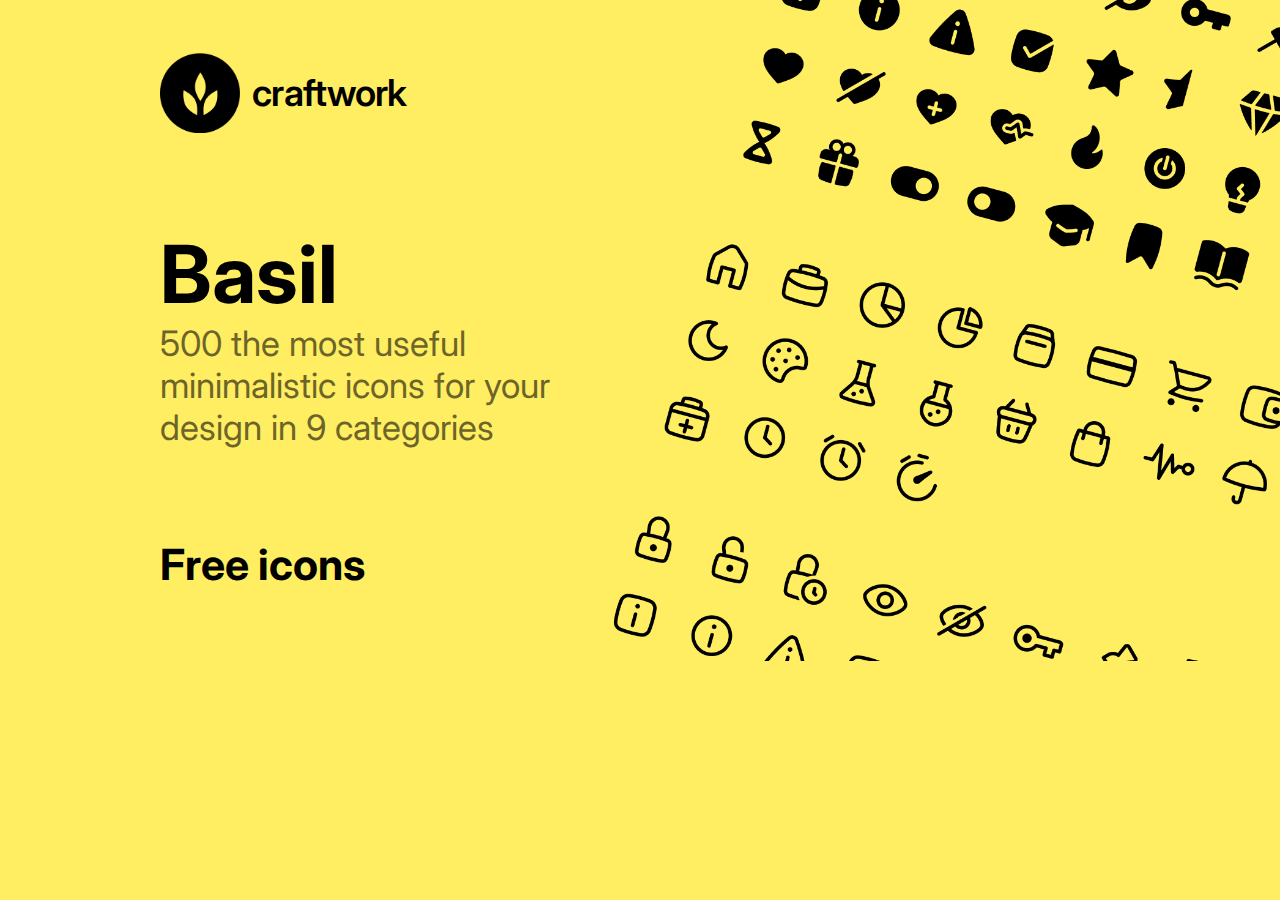
<file: basil_icon/index.html>
<!DOCTYPE html>
<html lang="pt-br">

<head>
    <meta charset="UTF-8">
    <meta name="viewport" content="width=device-width, initial-scale=1.0">
    <title>Landing Page</title>
    <link rel="stylesheet" href="style.css">
    <link rel="stylesheet" href="media.css">
</head>

<body>
    <img id="papel-de-parede" src="imagens/Group 82.png" alt="">
    <header>
        <img width="80px" src="imagens/Group 72.png" alt="">
        <h4 style="margin: 12px;">craftwork</h4>
    </header>

    <main>
        <h1>Basil</h1>
        <p>500 the most useful<br> minimalistic
            icons for your<br> design in 9
            categories</p>
    </main>

    <footer>
        <h3>Free icons</h3>
    </footer>
</body>

</html>
</file>
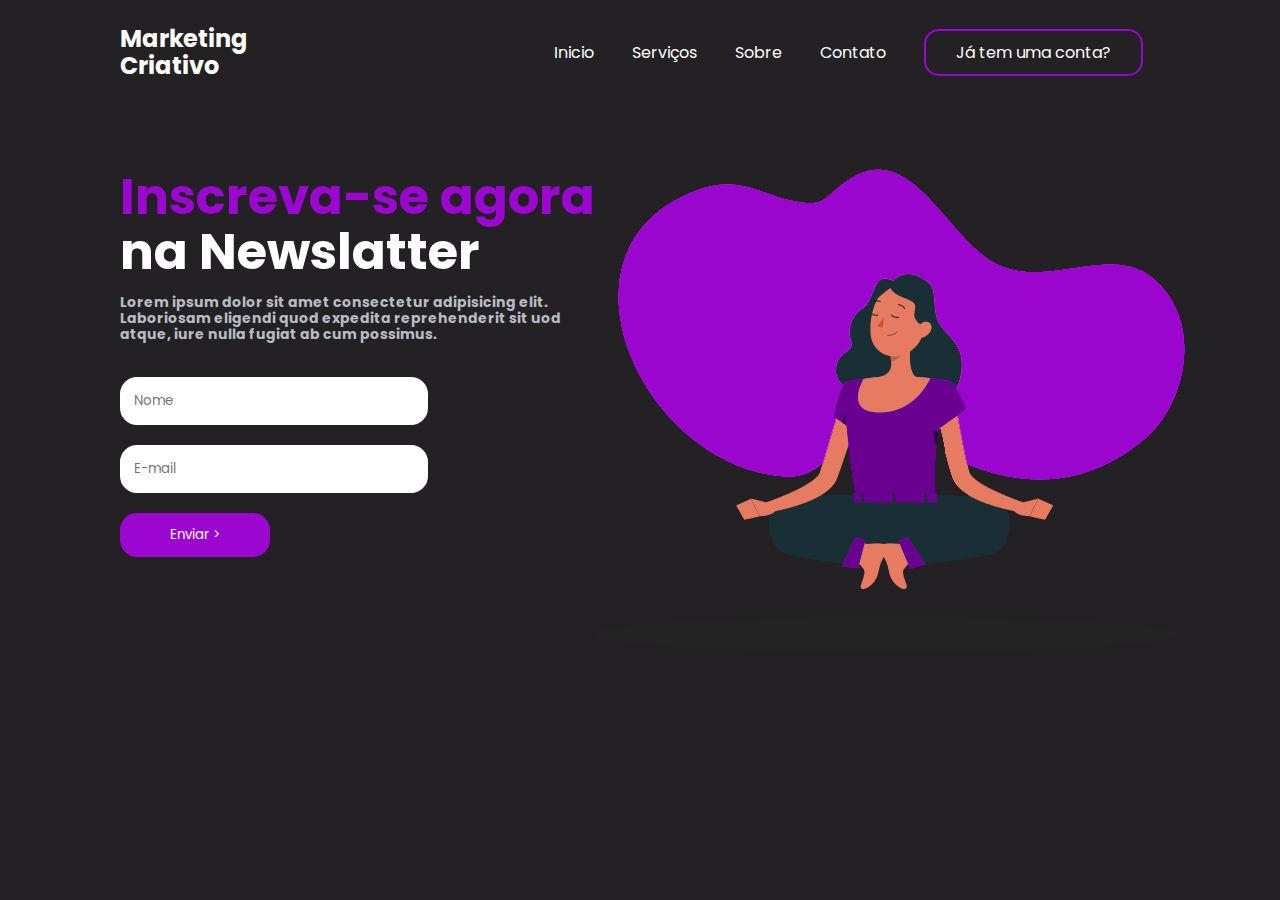
<file: marketing_criativo/index.html>
<!DOCTYPE html>
<html lang="pt-br">
<head>
    <meta charset="UTF-8">
    <meta name="viewport" content="width=device-width, initial-scale=1.0">
    <title>Marketing Criativo</title>
    <link rel="stylesheet" href="style.css">
    <link rel="stylesheet" href="media.css">
</head>
<body>
    <header>
        <h2>Marketing <br> Criativo</h2>
        <ul>
            <li><a href="">Inicio</a></li>
            <li><a href="">Serviços</a></li>
            <li><a href="">Sobre</a></li>
            <li><a href="">Contato</a></li>
            <li><a id="botao" href="">Já tem uma conta?</a></li>
        </ul>
    </header>

    <main>
        <div id="principal">
            <div>
                <h1 style="color: #9b06d0">
                    Inscreva-se agora <br>
                    <span style="color: white;">na Newslatter </span
                </h1>
                <p>
                    Lorem ipsum dolor sit amet consectetur adipisicing elit.<br> 
                    Laboriosam eligendi quod expedita reprehenderit sit uod<br> 
                    atque, iure nulla fugiat ab cum possimus.
                </p>

                
                <form>
                    <input type="text" placeholder="Nome"> 
                    <input type="email" placeholder="E-mail"> 
                    <input id="enviar" type="submit" value="Enviar >">
                </form>
                

            </div>
            
            <div>
                <img src="77d0a7c454e658833800528e748edbe9.png" alt="">
            </div>

        </div>


    </main>
</body>
</html>
</file>
<file: basil_icon/style.css>
@import url('https://fonts.googleapis.com/css2?family=Inter:wght@600&display=swap');


*{
    padding: 0;
    margin: 0;
    font-family: 'Inter', sans-serif;
    font-size: 80px;
}

/* Tirando o scroll da pag*/
html,body {
    height: 100%;
    overflow: hidden;
    background: #FFEE62;
}

header{
    display: flex;
    align-items: center;
    margin: 50px 160px;
    padding: 0px auto;
}

main{
    display: flex;
    flex-direction: column;
    margin: 90px 160px;
}

footer{
    margin: 90px 160px;
}

/* SEPARANDO */
h4{
    font-style: normal;
    font-weight: 600;
    font-size: 37px;
    line-height: 61px;
    letter-spacing: -0.02em;
}

h3{
    font-size: 43px;
}

p{
    color: #6c6429;
    font-size: 35px;
}

/* Id personalizado para a imagem */
#papel-de-parede{
    position: absolute;
    right: 0;
    width: 720px;
}
</file>
<file: basil_icon/media.css>
@media screen and (max-width: 1150px){
    #papel-de-parede{
        display: none;
    }
    html,body {
        overflow: auto;

    }
}
</file>
<file: marketing_criativo/style.css>
@import url('https://fonts.googleapis.com/css2?family=Inter&family=Poppins:wght@500&display=swap');

*{
    padding: 0;
    margin: 0;
    color: white;
    font-family: 'Poppins', sans-serif;
}

/* --- HEADER --- */
header{
    display: flex;
    align-items: center;
    justify-content: space-between;
    margin: 25px 120px;
    margin-bottom: 90px;
    flex-wrap: wrap;
}

li{
    display: inline-block;
}

a{
    text-decoration: none;
    margin: 17px;
}

a:hover{
    color: #9b06d0;
}

#botao{
    border: 2px solid #9b06d0;
    border-radius: 15px;
    padding: 10px 30px;
}


#botao:hover{
    background: #9b06d0;
    color: white;
}



/* --- MAIN --- */
body{
    background: #232123;
}


#principal{
    display: flex;
    margin-left: 120px;
}

form{
    display: flex;
    flex-direction: column;
    margin-top: 35px;
    gap: 20px;
}

p{
    font-size: 14px;
    line-height: 16px;
    color: #b8bcc3;
    margin: 15px 0px;
}

h1{
    font-size: 50px;
    line-height: 55px;
}

h2{
    line-height: 27px;
}

img{
   width: 100%;
}


input{
    border: 2px solid white;
    color: #232123;
    border-radius: 17px;
    padding: 12px;
    width: 280px;
}

#enviar{
    width: 150px;
    border: 0px;
    background: #9b06d0;
    color: white;
}

#enviar:hover{
    color: #9b06d0;;
    background: white;
    cursor: pointer;
}
</file>
<file: marketing_criativo/media.css>
@media screen and (max-width: 820px){ 
    header{
        flex-direction: column;
        margin-bottom: 20px;
    }
    li{
        display: flex;
        flex-direction: column;
        align-items: center;
    }

    main{
        display: flex;
        flex-direction: column;
        align-items: center;
    }

    img{
        display: none;
    }

    #principal{
        margin: 0px;
    }

    form{
        display: flex;
        flex-direction: column;
        align-items: center;
    }


}
</file>
